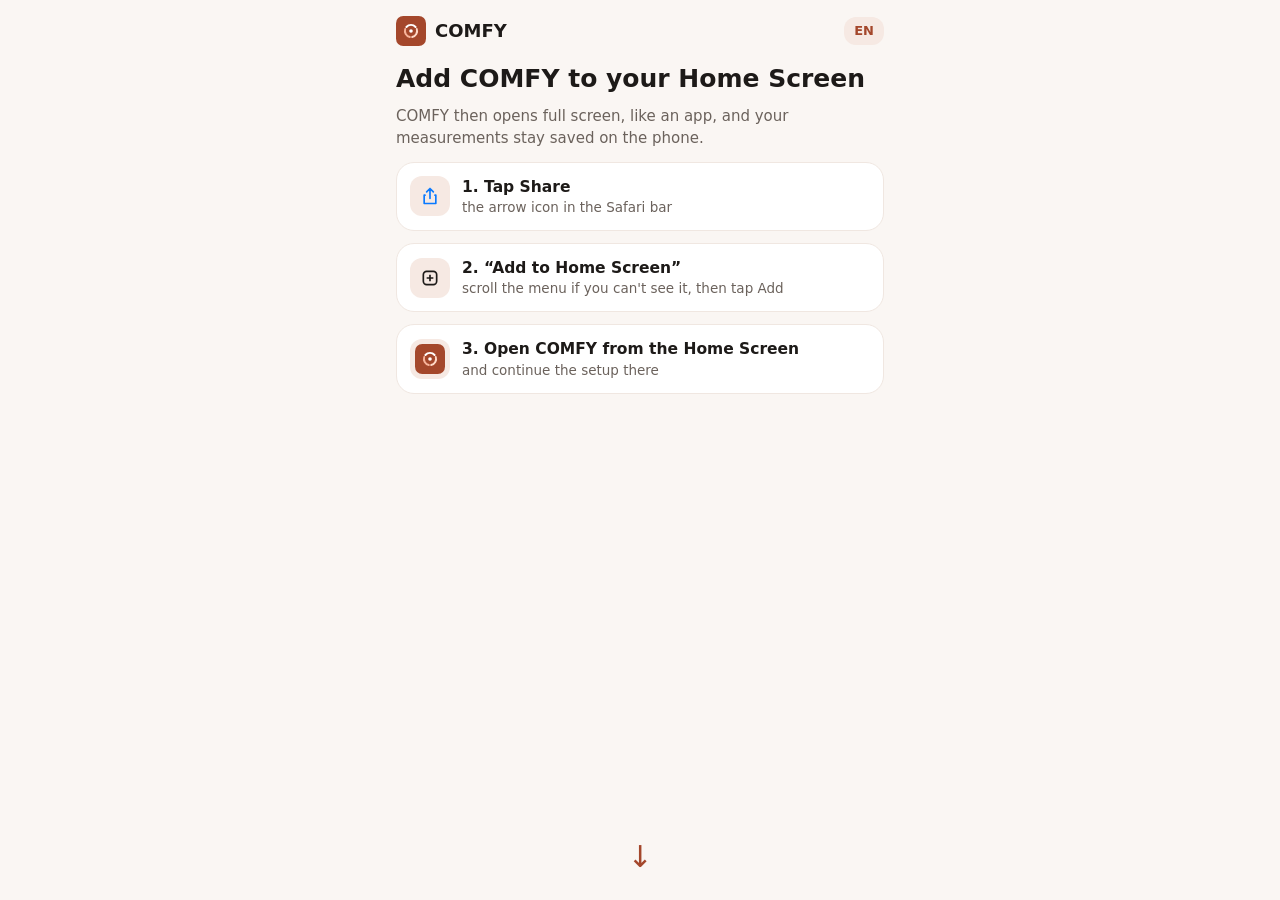
<file: index.html>
<!doctype html>
<html lang="it">
<head>
<meta charset="utf-8">
<meta name="viewport" content="width=device-width,initial-scale=1,viewport-fit=cover">
<title>COMFY</title>
<meta name="apple-mobile-web-app-capable" content="yes">
<meta name="mobile-web-app-capable" content="yes">
<meta name="apple-mobile-web-app-title" content="COMFY">
<meta name="apple-mobile-web-app-status-bar-style" content="default">
<meta name="theme-color" content="#FAF6F3">
<link rel="apple-touch-icon" href="icon-180.png">
<link rel="icon" href="icon-180.png">
<link rel="manifest" href="manifest.webmanifest">
<link rel="stylesheet" id="css" href="style.css">
</head>
<body>
<div id="app"><main class="body"><p class="t">COMFY…</p></main></div>
<noscript>COMFY richiede JavaScript.</noscript>
<script>
// Carica sempre l'ultima versione pubblicata: version.json non passa dalla cache e la versione viene aggiunta
// all'indirizzo di tutti i file. Senza connessione si riparte dall'ultima versione salvata (service worker).
try { const th = (JSON.parse(localStorage.getItem('comfy_web_v1') || '{}') || {}).theme; document.documentElement.dataset.theme = th === 'dark' || (th !== 'light' && matchMedia('(prefers-color-scheme: dark)').matches) ? 'dark' : 'light'; } catch (e) {}
(async () => {
  if ('serviceWorker' in navigator) { try { await navigator.serviceWorker.register('sw.js'); } catch (e) {} }
  let v = null;
  try { v = (await (await fetch('version.json?t=' + Date.now(), { cache: 'no-store' })).json()).version; } catch (e) {}
  try { if (v) localStorage.setItem('comfy_last_version', v); else v = localStorage.getItem('comfy_last_version'); } catch (e) {}
  v = v || 'dev';
  document.getElementById('css').href = 'style.css?v=' + v;
  import('./app.js?v=' + v).catch(err => {
    const offline = navigator.onLine === false;
    document.getElementById('app').innerHTML = '<main class="body"><h1>COMFY</h1><p class="t">' + (offline
      ? 'Sei offline e COMFY non è ancora salvato su questo telefono: aprilo una volta con la connessione attiva. / You are offline: open COMFY once with a connection.'
      : 'Errore di avvio: ' + String(err && err.message || err)) + '</p></main>';
  });
})();
</script>
</body>
</html>
</file>
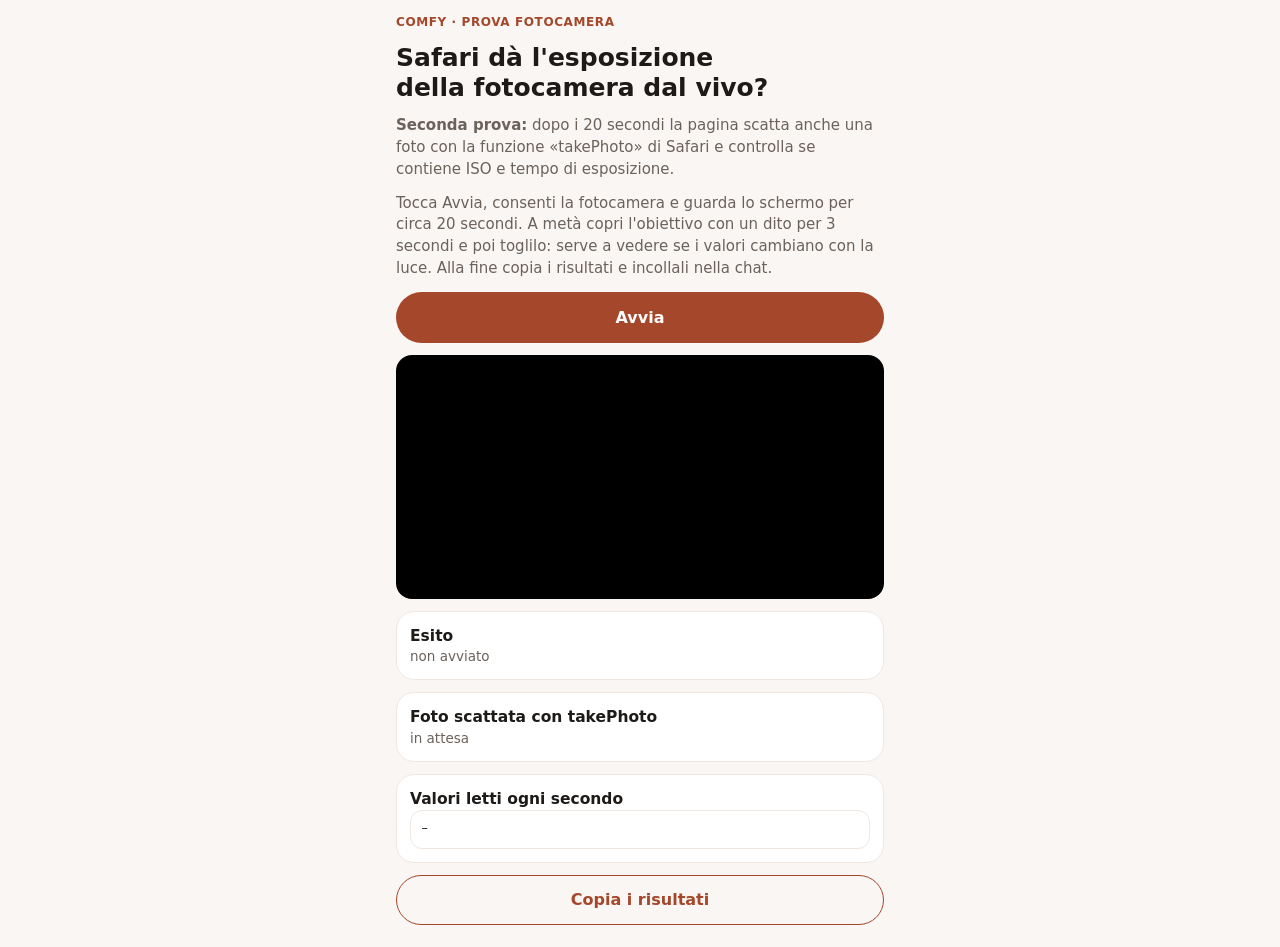
<file: camtest.html>
<!doctype html>
<html lang="it">
<head>
<meta charset="utf-8">
<meta name="viewport" content="width=device-width,initial-scale=1,viewport-fit=cover">
<title>COMFY prova fotocamera</title>
<link rel="stylesheet" href="style.css">
<style>
video{width:100%;border-radius:16px;background:#000;transform:scaleX(-1);max-height:46vh;object-fit:cover}
pre{margin:0;font:12px/1.4 ui-monospace,Menlo,monospace;white-space:pre-wrap;word-break:break-word;background:#fff;border:1px solid var(--stroke);border-radius:12px;padding:10px;max-height:260px;overflow:auto}
.pill{display:inline-block;padding:2px 10px;border-radius:999px;font-size:13px;font-weight:600}
.pill.ok{background:var(--oks);color:#1E6B41}.pill.bad{background:var(--bads);color:var(--bad)}
</style>
</head>
<body>
<main class="body">
  <div class="step">COMFY · PROVA FOTOCAMERA</div>
  <h1>Safari dà l'esposizione della fotocamera dal vivo?</h1>
  <p class="t"><b>Seconda prova:</b> dopo i 20 secondi la pagina scatta anche una foto con la funzione «takePhoto» di Safari e controlla se contiene ISO e tempo di esposizione.</p>
  <p class="t">Tocca Avvia, consenti la fotocamera e guarda lo schermo per circa 20 secondi. A metà copri l'obiettivo con un dito per 3 secondi e poi toglilo: serve a vedere se i valori cambiano con la luce. Alla fine copia i risultati e incollali nella chat.</p>
  <button class="btn" id="start" type="button">Avvia</button>
  <video id="v" playsinline muted autoplay></video>
  <div class="card"><div class="h">Esito</div><div class="s" id="verdict">non avviato</div></div>
  <div class="card"><div class="h">Foto scattata con takePhoto</div><div class="s" id="photo">in attesa</div></div>
  <div class="card"><div class="h">Valori letti ogni secondo</div><pre id="live">–</pre></div>
  <button class="btn out" id="copy" type="button">Copia i risultati</button>
  <pre id="out" hidden></pre><p class="t small" id="msg"></p>
</main>
<script type="module">
import { parseExif } from './light.js';
const R={userAgent:navigator.userAgent,imageCapture:'ImageCapture' in window,supportedConstraints:navigator.mediaDevices&&navigator.mediaDevices.getSupportedConstraints?navigator.mediaDevices.getSupportedConstraints():null,samples:[],applyManual:null,errors:[]};
const KEYS=['exposureMode','exposureTime','exposureCompensation','iso','whiteBalanceMode','colorTemperature','focusMode','brightness','width','height','frameRate','zoom'];
const $=s=>document.querySelector(s);
function pick(o){const r={};KEYS.forEach(k=>{if(o&&o[k]!==undefined)r[k]=o[k]});return r}
$('#start').onclick=async()=>{
  let stream;
  try{stream=await navigator.mediaDevices.getUserMedia({video:{facingMode:'user',width:{ideal:1280},height:{ideal:720}},audio:false})}
  catch(e){$('#verdict').innerHTML=`<span class="pill bad">fotocamera non disponibile</span> ${e.name}`;R.errors.push(e.name+': '+e.message);return}
  const v=$('#v');v.srcObject=stream;await v.play().catch(()=>{});
  const tr=stream.getVideoTracks()[0];R.label=tr.label;
  try{R.capabilities=pick(tr.getCapabilities?tr.getCapabilities():{});R.capabilitiesAll=Object.keys(tr.getCapabilities?tr.getCapabilities():{})}catch(e){R.errors.push('caps '+e)}
  try{R.settings0=tr.getSettings()}catch(e){R.errors.push('settings '+e)}
  try{await tr.applyConstraints({advanced:[{exposureMode:'manual'}]});R.applyManual='accettato: '+JSON.stringify(pick(tr.getSettings()))}catch(e){R.applyManual='rifiutato: '+e.name}
  const c=document.createElement('canvas'),g=c.getContext('2d',{willReadFrequently:true});c.width=160;c.height=90;
  let n=0;const timer=setInterval(()=>{
    g.drawImage(v,0,0,160,90);const d=g.getImageData(40,15,80,60).data;let s=0;for(let i=0;i<d.length;i+=4)s+=0.299*d[i]+0.587*d[i+1]+0.114*d[i+2];
    const st=pick(tr.getSettings());const row={t:n,luma:+(s/(d.length/4)).toFixed(1),...st};R.samples.push(row);
    $('#live').textContent=R.samples.slice(-8).map(x=>JSON.stringify(x)).join('\n');
    if(++n>=22){clearInterval(timer);finish();shoot(tr).finally(()=>tr.stop())}
  },1000);
  $('#verdict').textContent='registrazione in corso (22 s)…';
};
async function shoot(tr){
  const box=$('#photo');
  if(!('ImageCapture' in window)){box.innerHTML='<span class="pill bad">non disponibile</span>';R.takePhoto='ImageCapture assente';return}
  try{
    const ic=new ImageCapture(tr);
    try{R.photoCapabilities=await ic.getPhotoCapabilities()}catch(e){R.photoCapabilities='errore '+e.name}
    box.textContent='scatto in corso…';
    const blob=await ic.takePhoto();
    const ex=parseExif(await blob.arrayBuffer());
    R.takePhoto={type:blob.type,kB:Math.round(blob.size/1024),exif:ex};
    const ok=ex&&ex.iso>0&&ex.exposureS>0;
    box.innerHTML=ok?`<span class="pill ok">Sì</span> la foto contiene ISO ${ex.iso} e esposizione 1/${Math.round(1/ex.exposureS)} s${ex.fNumber?' · f/'+ex.fNumber.toFixed(1):''}`
      :`<span class="pill bad">No</span> la foto (${blob.type}, ${R.takePhoto.kB} kB) ${ex?'ha dati EXIF ma senza ISO/esposizione':'non ha dati EXIF'}`;
  }catch(e){R.takePhoto='errore '+e.name+': '+e.message;box.innerHTML=`<span class="pill bad">errore</span> ${e.name}`}
}
function finish(){
  const hasT=R.samples.some(x=>x.exposureTime!==undefined),hasI=R.samples.some(x=>x.iso!==undefined);
  const varies=hasT&&new Set(R.samples.map(x=>x.exposureTime)).size>1;
  R.esito={exposureTime:hasT,iso:hasI,exposureTimeCambia:varies};
  $('#verdict').innerHTML=hasT&&hasI?`<span class="pill ok">Sì</span> Safari fornisce tempo di esposizione e ISO dal vivo${varies?' e cambiano con la luce':', ma non cambiano con la luce'}.`
    :`<span class="pill bad">No</span> Safari non fornisce ${!hasT&&!hasI?'né tempo di esposizione né ISO':!hasT?'il tempo di esposizione':'l\'ISO'} della fotocamera dal vivo.`;
}
$('#copy').onclick=()=>{const txt='COMFY prova fotocamera\n'+JSON.stringify(R,null,1);const o=$('#out');o.textContent=txt;o.hidden=false;
  const sel=()=>{const r=document.createRange();r.selectNodeContents(o);const s=getSelection();s.removeAllRanges();s.addRange(r)};
  if(navigator.clipboard&&navigator.clipboard.writeText)navigator.clipboard.writeText(txt).then(()=>$('#msg').textContent='Copiato: incollalo nella chat.',()=>{sel();$('#msg').textContent='Tieni premuto sul testo e copialo.'});else{sel();$('#msg').textContent='Tieni premuto sul testo e copialo.'}};
</script>
</body>
</html>
</file>
<file: style.css>
/* COMFY web (iPhone): stessa palette dell'app Android 2.19.26 */
:root{
  --brand:#A4472B; --soft:#F6E9E3; --bgapp:#FAF6F3; --ink:#1D1A18; --mute:#6B625C; --stroke:#F0E7E1; --card:#FFFFFF;
  --ok:#2E8B57; --oks:#DDF2E5; --amb:#FCEFD2; --ambink:#8A5A00; --bad:#B3261E; --bads:#FBE3E1;
  --sans:-apple-system,"SF Pro Text",system-ui,"Segoe UI",Roboto,sans-serif;
  --line:#E6DAD2; --line2:#CDBFB6; --herobg:linear-gradient(150deg,#FBF1EC,#F3DED4); --resbg:linear-gradient(180deg,#FBF1EC 0,#FAF6F3 46%);
  --trk0:#F3E7DF; --swoff:#E1D6CF; --track:#EFE3DB; --due:#E39A3B; --pulse:#F2C9B8; --blinkglow:rgba(164,71,43,.15);
  color-scheme:light;
}
/* tema scuro (proposta «Notte»): scelto dalla Home o automatico come l'iPhone */
:root[data-theme="dark"]{
  --brand:#D06A4A; --soft:#3A2620; --bgapp:#141110; --ink:#F1E8E3; --mute:#B3A49B; --stroke:#2C2522; --card:#1F1A18;
  --ok:#4CBB7F; --oks:#163223; --amb:#3A2E14; --ambink:#F2C46B; --bad:#FF8A80; --bads:#3A1A17;
  --line:#3A312D; --line2:#5A4D47; --herobg:#1F1A18; --resbg:linear-gradient(180deg,#2A1D18 0,#141110 46%);
  --trk0:#3A2E29; --swoff:#3A312D; --track:rgba(255,255,255,.1); --due:#E39A3B; --pulse:#5A3226; --blinkglow:rgba(224,122,90,.22);
  color-scheme:dark;
}
*{box-sizing:border-box;-webkit-tap-highlight-color:transparent}
html,body{margin:0;min-height:100%}
[hidden]{display:none!important}
body{background:var(--bgapp);color:var(--ink);font-family:var(--sans);font-size:16px;line-height:1.45;-webkit-text-size-adjust:100%}
.body{max-width:520px;margin:0 auto;min-height:100vh;min-height:100dvh;display:flex;flex-direction:column;gap:12px;
  padding-top:max(14px,env(safe-area-inset-top));padding-bottom:max(22px,env(safe-area-inset-bottom));
  padding-left:max(16px,env(safe-area-inset-left));padding-right:max(16px,env(safe-area-inset-right))}
.top{display:flex;align-items:center;gap:9px;padding:2px 0 6px}
.ttl{font-weight:650;font-size:18px;flex:1}
.lang{font:inherit;font-size:13px;font-weight:700;color:var(--brand);background:var(--soft);border:none;border-radius:12px;padding:5px 10px}
h1{font-size:25px;font-weight:650;line-height:1.2;margin:0;text-wrap:balance}
.step{font-size:12px;font-weight:700;color:var(--brand);letter-spacing:.05em}
.t{font-size:15px;color:var(--mute);margin:0}
.t.small{font-size:13px}
.lab{font-size:13px;color:var(--mute);margin-top:4px}
.card{background:var(--card);border:1px solid var(--stroke);border-radius:18px;padding:13px}
.card.new{outline:none}
button.card{font:inherit;color:inherit;text-align:left;width:100%;cursor:pointer}
.flex{display:flex;gap:12px;align-items:center}
.ic{width:40px;height:40px;border-radius:12px;background:var(--soft);display:flex;align-items:center;justify-content:center;flex:none}
.h{font-size:15.5px;font-weight:650}
.s{font-size:13.5px;color:var(--mute);line-height:1.4}
.s b,.s.strong{color:var(--ink);font-weight:650}
.btn{display:block;width:100%;background:var(--brand);color:#fff;border:none;border-radius:26px;text-align:center;padding:14px;font:inherit;font-weight:650;font-size:16px;cursor:pointer}
.btn.out{background:transparent;border:1.5px solid var(--brand);color:var(--brand);padding:12.5px}
.btn:focus-visible,.card:focus-visible,.seg button:focus-visible{outline:3px solid #E39A3B;outline-offset:2px}
.spacer{flex:1;min-height:6px}
.field{font:inherit;font-size:17px;width:100%;border:1px solid var(--line);background:var(--card);color:var(--ink);border-radius:14px;padding:12px 14px;-webkit-appearance:none;appearance:none}
.big-input{font-size:30px;font-weight:600;text-align:center;letter-spacing:.02em}
select.field{background-image:linear-gradient(45deg,transparent 50%,var(--mute) 50%),linear-gradient(135deg,var(--mute) 50%,transparent 50%);background-position:calc(100% - 20px) 50%,calc(100% - 14px) 50%;background-size:6px 6px;background-repeat:no-repeat}
.seg{display:flex;gap:8px}
.seg button{flex:1;font:inherit;font-size:14px;border:1px solid var(--line);background:var(--card);color:var(--ink);border-radius:14px;padding:10px 4px;display:flex;flex-direction:column;align-items:center;gap:1px}
.seg button small{font-size:11.5px;color:var(--mute)}
.seg button.on{background:var(--soft);border-color:var(--brand);color:var(--brand);font-weight:650}
.err{background:var(--bads);color:var(--bad);border-radius:14px;padding:11px 13px;font-size:14px}
.busy{display:flex;gap:10px;align-items:center;background:var(--amb);color:var(--ambink);border-radius:14px;padding:11px 13px;font-size:14px}
.spin{width:16px;height:16px;border-radius:50%;border:2.5px solid currentColor;border-right-color:transparent;animation:sp 0.8s linear infinite;flex:none}
@keyframes sp{to{transform:rotate(360deg)}}
@media (prefers-reduced-motion:reduce){.spin{animation-duration:3s}}
.chip{display:inline-block;font-size:12px;font-weight:650;border-radius:10px;padding:2px 8px;white-space:nowrap}
.chip.o{background:var(--oks);color:#1E6B41}
.map{background:var(--card);border:1px solid var(--stroke);border-radius:16px;padding:6px}
.map svg{display:block}
.zone{cursor:pointer}
.chosen{padding:10px 13px}
.hero{border-radius:22px;background:var(--herobg);padding:16px}
.gsv{display:flex;flex-direction:column;gap:8px}
.gsvval{font-size:14px;color:var(--mute)} .gsvval b{color:var(--brand);font-size:16px}
.ticks{display:flex;justify-content:space-between;font-size:10.5px;color:var(--mute)}
.ticks span{flex:1;text-align:center}.ticks span:first-child{text-align:left}.ticks span:last-child{text-align:right}
input[type=range]{-webkit-appearance:none;appearance:none;width:100%;height:34px;background:transparent;--p:0%}
input[type=range]::-webkit-slider-runnable-track{height:8px;border-radius:4px;background:linear-gradient(90deg,var(--trk0),#E39A7E 50%,#C2462B)}
input[type=range]::-webkit-slider-thumb{-webkit-appearance:none;width:30px;height:30px;border-radius:50%;background:#fff;border:3px solid var(--brand);margin-top:-11px;box-shadow:0 1px 5px rgba(0,0,0,.2)}
img.roi{width:100%;border-radius:14px;display:block;background:var(--line)}
table.kv{width:100%;border-collapse:collapse;font-size:14px}
table.kv td{padding:6px 0;border-bottom:1px solid var(--stroke)}
table.kv tr:last-child td{border-bottom:none}
table.kv td:last-child{text-align:right;font-variant-numeric:tabular-nums}
table.kv.four td{text-align:right}table.kv.four td:first-child{text-align:left;color:var(--mute)}
.foot{font-size:12px;color:var(--mute);text-align:center;margin-top:6px}
.arrow{text-align:center;font-size:30px;color:var(--brand);margin-top:auto;animation:bob 1.4s ease-in-out infinite}
@keyframes bob{50%{transform:translateY(6px)}}
@media (prefers-reduced-motion:reduce){.arrow{animation:none}}
.vh{position:absolute;width:1px;height:1px;opacity:0;overflow:hidden}
label.btn{position:relative}

/* ---- v0.2 */
.mbtn{width:36px;height:36px;border-radius:18px;background:var(--card);border:1px solid var(--stroke);display:flex;align-items:center;justify-content:center;cursor:pointer}
.mbtn i{display:block;width:14px;height:2px;background:var(--ink);box-shadow:0 -5px 0 var(--ink),0 5px 0 var(--ink)}
.camwrap{position:relative;border-radius:18px;overflow:hidden;background:#000;aspect-ratio:3/4;max-height:52vh;width:100%}
.camwrap video{width:100%;height:100%;object-fit:cover;transform:scaleX(-1);display:block}
.oval{position:absolute;left:50%;top:46%;width:58%;height:62%;transform:translate(-50%,-50%);border:3px dashed rgba(255,255,255,.85);border-radius:50%;box-shadow:0 0 0 999px rgba(0,0,0,.25)}
.hero.warn{background:var(--amb)}
.ring{width:124px;height:124px;margin:10px auto 6px;position:relative}
.ring .v{position:absolute;inset:0;display:flex;flex-direction:column;align-items:center;justify-content:center;text-align:center}
.ring .v b{font-size:26px;font-weight:600}.ring .v span{font-size:11px;color:var(--mute);max-width:90px;line-height:1.2}
.linkbtn{background:none;border:none;color:var(--mute);font:inherit;font-size:14px;text-decoration:underline;padding:8px;cursor:pointer}
#black{position:fixed;inset:0;background:#000;color:#5f5f5f;z-index:50;display:flex;flex-direction:column;align-items:center;justify-content:center;gap:10px;text-align:center;font-size:14px;
  padding:max(24px,env(safe-area-inset-top)) max(24px,env(safe-area-inset-right)) max(24px,env(safe-area-inset-bottom)) max(24px,env(safe-area-inset-left))}
#black .big{font-size:22px;color:#808080}#black .small{font-size:12px;color:#454545;margin-top:24px;line-height:1.5}
#remind{position:fixed;inset:0;z-index:60;background:var(--brand);color:#fff;display:flex;flex-direction:column;align-items:center;justify-content:center;gap:14px;text-align:center;
  padding:max(24px,env(safe-area-inset-top)) max(24px,env(safe-area-inset-right)) max(24px,env(safe-area-inset-bottom)) max(24px,env(safe-area-inset-left))}
#remind h2{font-size:28px;margin:6px 0 0}#remind p{margin:0;opacity:.9}
.btn.light{background:#fff;color:var(--brand);max-width:340px}.btn.ghost{background:transparent;border:1.5px solid rgba(255,255,255,.7);color:#fff;max-width:340px}
.tiles{display:grid;grid-template-columns:1fr 1fr;gap:8px}
.tiles button{font:inherit;font-size:14px;text-align:left;border:1px solid var(--line);background:var(--card);color:var(--ink);border-radius:14px;padding:11px 12px;cursor:pointer}
.tiles button.on{background:var(--soft);border-color:var(--brand);color:var(--brand);font-weight:650}
.chk{display:flex;gap:10px;align-items:center;font:inherit;font-size:15px;background:var(--card);border:1px solid var(--line);border-radius:14px;padding:11px 12px;color:var(--ink);cursor:pointer;text-align:left}
.chk .box{width:20px;height:20px;border-radius:6px;border:2px solid var(--line2);flex:none}
.chk.on{border-color:var(--brand)}.chk.on .box{background:var(--brand);border-color:var(--brand);box-shadow:inset 0 0 0 3px var(--card)}
.diagwrap{width:100%;max-width:400px;margin:0 auto}
canvas.diagram{width:100%;aspect-ratio:1;display:block}
.tiles2{display:grid;grid-template-columns:1fr 1fr;gap:10px}
.tile{background:var(--soft);border-radius:18px;padding:13px}
.bignum{font-size:30px;font-weight:650;margin-top:4px}.bignum small{font-size:15px;color:var(--mute);font-weight:500}.bignum.sm{font-size:20px}
input[type=range][style*="--grad"]::-webkit-slider-runnable-track{background:var(--grad)}
.card.mail{display:flex;flex-direction:column;align-items:flex-start;gap:10px;font-weight:600;word-break:break-all}
.update{position:fixed;left:12px;right:12px;bottom:max(12px,env(safe-area-inset-bottom));z-index:70;background:var(--ink);color:#fff;border-radius:16px;padding:12px 14px;display:flex;gap:10px;align-items:center;justify-content:space-between;font-size:14px}
.update button{font:inherit;font-weight:650;background:#fff;color:var(--ink);border:none;border-radius:12px;padding:8px 12px}
#menu{position:fixed;inset:0;z-index:55}
#menu .dim{position:absolute;inset:0;background:rgba(20,14,10,.4)}
#menu .sheet{position:absolute;top:0;bottom:0;right:0;width:min(84%,360px);background:var(--card);display:flex;flex-direction:column;gap:2px;overflow:auto;
  padding:max(20px,env(safe-area-inset-top)) max(14px,env(safe-area-inset-right)) max(20px,env(safe-area-inset-bottom)) 14px}
#menu .sec{font-size:11px;letter-spacing:.12em;color:var(--mute);font-weight:700;margin:14px 6px 4px}
#menu button{display:flex;gap:11px;align-items:center;font:inherit;font-size:15px;font-weight:600;text-align:left;background:none;border:none;border-radius:14px;padding:9px 6px;color:var(--ink);cursor:pointer}
#menu button .ic{width:34px;height:34px;border-radius:10px}

/* ---- v0.3 */
.dialhero{text-align:center;padding:14px 14px 12px}
.dial{position:relative;width:200px;height:120px;margin:0 auto}
.dial svg{display:block}
.dial .v{position:absolute;left:0;right:0;bottom:2px;text-align:center}
.dial .v b{font-size:38px;font-weight:650;font-variant-numeric:tabular-nums}.dial .v span{display:block;font-size:12px;color:var(--mute)}
.spark{display:block;margin:6px 0 2px}
.pillrow{display:flex;gap:6px;justify-content:center;flex-wrap:wrap;margin-top:6px}
.pl{font-size:12.5px;font-weight:650;border-radius:12px;padding:5px 11px;background:var(--card);color:var(--ink)}
.pl.br{background:var(--brand);color:#fff}.pl.due{background:#E39A3B;color:#fff}.pl.warn{background:var(--amb);color:var(--ambink)}
.btn.sm{padding:11px;font-size:15px}
.warnhero{border-radius:22px;background:var(--amb);padding:14px}
.glass{display:flex;gap:10px;align-items:center;background:var(--amb);color:var(--ambink);border-radius:14px;padding:10px 12px;font-size:13.5px;font-weight:600}
.glass svg{flex:none}.glass small{display:block;font-weight:500;font-size:11.5px;opacity:.8}
.glass.warn{background:var(--bads);color:var(--bad)}
.ill{background:var(--card);border:1px solid var(--stroke);border-radius:18px;padding:6px}
.ill svg{display:block;width:100%;height:auto}
.illus{background:var(--card);border:1px solid var(--stroke);border-radius:20px;padding:10px}
.illus svg{display:block;width:100%;height:auto;max-height:190px}
.dots{display:flex;gap:6px;justify-content:center;margin-top:4px}.dots span{width:7px;height:7px;border-radius:4px;background:#E3C9BC}.dots span.on{background:var(--brand);width:18px}
.card.ok{background:var(--oks);border-color:var(--oks)}.card.ok .s b{color:#1E6B41}

/* ---- v0.4: istruzioni come nell'app Android, pulsante lampeggiante, suggerimento schermo nero */
.ins{min-height:100vh;min-height:100dvh;background:var(--brand);color:#fff;display:flex;flex-direction:column;max-width:520px;margin:0 auto;
  padding:max(18px,env(safe-area-inset-top)) max(22px,env(safe-area-inset-right)) max(24px,env(safe-area-inset-bottom)) max(22px,env(safe-area-inset-left))}
html:has(.ins),body:has(.ins){background:var(--brand)}
.instop{display:flex;justify-content:space-between;align-items:center;font-size:13px;opacity:.85}
.inslang{font:inherit;font-size:13px;font-weight:650;color:#fff;background:rgba(255,255,255,.15);border:none;border-radius:12px;padding:5px 10px}
.insart{width:100%;aspect-ratio:312/190;display:block;margin-top:18px}
.insnum{font-size:42px;font-weight:300;color:rgba(255,255,255,.7);line-height:1;margin-top:10px}
.ins h1{font-size:23px;font-weight:550;margin:6px 0 0;color:#fff}
.ins p{font-size:15px;line-height:1.5;color:rgba(255,255,255,.93);margin:10px 0 0}
.ins .insnote{background:rgba(255,255,255,.14);border-radius:14px;padding:10px 12px;font-weight:600;font-size:14px}
.insfoot{margin-top:auto;padding-top:20px}
.insdots span{display:inline-block;width:20px;height:4px;border-radius:2px;background:#fff;opacity:.35;margin-right:6px}.insdots span.on{opacity:1}
.insbtn{display:block;width:100%;margin-top:16px;background:#fff;color:var(--brand);border:none;border-radius:26px;padding:14px;font:inherit;font-weight:650;font-size:16px;cursor:pointer}
.insback{display:block;width:100%;margin-top:6px;background:none;border:none;color:rgba(255,255,255,.85);font:inherit;font-size:14px;padding:8px;cursor:pointer}
@keyframes blinkb{0%,100%{border-color:var(--stroke);box-shadow:none}50%{border-color:var(--brand);box-shadow:0 0 0 3px var(--blinkglow)}}
@keyframes blinki{0%,100%{background:var(--soft)}50%{background:var(--pulse)}}
.card.blink{animation:blinkb 1.6s ease-in-out infinite}.card.blink .ic{animation:blinki 1.6s ease-in-out infinite}
@media (prefers-reduced-motion:reduce){.card.blink,.card.blink .ic{animation:none;border-color:var(--brand)}}
.dimhint{font-size:12.5px;color:var(--mute);text-align:center;padding:4px 10px;cursor:pointer;text-decoration:underline;text-decoration-color:#D9CBC2}

/* ---- v0.4.1: interruttore del monitoraggio continuo (come Android) */
.swcard{padding:11px 13px}
.sw{position:relative;width:52px;height:31px;border-radius:16px;border:none;background:var(--swoff);flex:none;cursor:pointer;transition:background .2s}
.sw i{position:absolute;left:3px;top:3px;width:25px;height:25px;border-radius:50%;background:#fff;box-shadow:0 1px 3px rgba(0,0,0,.25);transition:transform .2s}
.sw.on{background:var(--brand)}.sw.on i{transform:translateX(21px)}
.sw:focus-visible{outline:3px solid #E39A3B;outline-offset:2px}

/* ---- v0.5: guida 3D della calibrazione, schermata finale come Android */
.calguide{min-height:100vh;min-height:100dvh;display:flex;flex-direction:column;max-width:520px;margin:0 auto;background:#F2EDE9}
.cgvideo{position:relative;flex:1;min-height:42vh;overflow:hidden;background:#F2EDE9}
.cgvideo video{position:absolute;inset:0;width:100%;height:100%;object-fit:cover;object-position:50% 75%}
.cgback{position:absolute;left:max(12px,env(safe-area-inset-left));top:max(12px,env(safe-area-inset-top));width:40px;height:40px;border-radius:20px;border:none;background:rgba(255,255,255,.85);font-size:26px;line-height:1;color:var(--ink)}
.cgsheet{background:var(--card);border-radius:24px 24px 0 0;box-shadow:0 -6px 20px rgba(0,0,0,.08);display:flex;flex-direction:column;gap:6px;
  padding:20px max(22px,env(safe-area-inset-right)) max(22px,env(safe-area-inset-bottom)) max(22px,env(safe-area-inset-left))}
.cgcount{font-size:12.5px;color:var(--mute)}.cgsheet h1{font-size:22px}
.cgnav{display:flex;align-items:center;justify-content:space-between;margin:6px 0}
.cgarrow{width:40px;height:40px;border-radius:20px;border:1px solid var(--stroke);background:var(--card);font-size:22px;color:var(--brand)}.cgarrow:disabled{opacity:.3}
.insdots.dark span{background:var(--brand)}
.q2{font-size:20px;font-weight:650;margin:14px 0 0}
.result{text-align:center;background:var(--resbg)}
.badge{position:relative;width:116px;height:116px;margin:16px auto 0}
.badge span{position:absolute;left:50%;top:50%;border-radius:50%;transform:translate(-50%,-50%) scale(.4);opacity:0;animation:pop .42s cubic-bezier(.34,1.56,.64,1) forwards}
.badge .b1{width:116px;height:116px;background:rgba(164,71,43,.10);animation-delay:.26s}
.badge .b2{width:88px;height:88px;background:rgba(164,71,43,.18);animation-delay:.17s}
.badge .b3{width:64px;height:64px;background:var(--brand);display:flex;align-items:center;justify-content:center;box-shadow:0 6px 16px rgba(164,71,43,.35);animation-delay:.08s}
.badge .ck{stroke-dasharray:24;stroke-dashoffset:24;animation:ck .3s .38s ease-out forwards}
@keyframes pop{to{transform:translate(-50%,-50%) scale(1);opacity:1}}@keyframes ck{to{stroke-dashoffset:0}}
@media (prefers-reduced-motion:reduce){.badge span{animation:none;opacity:1;transform:translate(-50%,-50%)}.badge .ck{animation:none;stroke-dashoffset:0}}
.rtitle{font-size:24px;margin-top:10px}.rdate{font-size:14px;color:var(--mute);margin-top:2px}
.rchip{display:inline-block;align-self:center;margin:8px auto 0;background:var(--soft);color:var(--brand);font-size:12.5px;font-weight:650;border-radius:14px;padding:5px 12px}
.rtiles{display:grid;grid-template-columns:1fr 1fr;gap:10px;margin-top:14px;text-align:left}
.rtile,.rcard{background:var(--card);border:1px solid var(--stroke);border-radius:18px;padding:14px}
.rcard{display:flex;gap:12px;align-items:center;text-align:left}
.ric{width:32px;height:32px;border-radius:16px;display:flex;align-items:center;justify-content:center;flex:none}.ric svg{width:18px;height:18px}
.rl{font-size:12px;color:var(--mute);margin-top:8px}.rcard .rl{margin-top:0}
.rv{font-size:30px;font-weight:600;font-variant-numeric:tabular-nums}.rv small{font-size:13px;color:var(--mute);margin-left:4px;font-weight:500}.rv.sm{font-size:19px;margin-top:6px}
.rv2{font-size:17px;font-weight:700}
.rnext{font-size:13px;color:var(--mute);margin-top:12px}

/* ---- v0.6 */
#saveerr{position:fixed;left:12px;right:12px;top:max(12px,env(safe-area-inset-top));z-index:80;background:var(--bad);color:#fff;border-radius:16px;padding:12px 14px;display:flex;flex-direction:column;gap:4px;font-size:13.5px;box-shadow:0 6px 18px rgba(0,0,0,.2)}
#saveerr button{align-self:flex-start;margin-top:6px;font:inherit;font-weight:650;background:#fff;color:var(--bad);border:none;border-radius:12px;padding:7px 12px}
.livebar{position:absolute;left:10px;right:10px;bottom:10px;background:rgba(0,0,0,.55);color:#fff;border-radius:12px;padding:8px 10px;font-size:13.5px;font-weight:600;text-align:center}
.livebar:empty{display:none}.livebar.ok{background:rgba(46,139,87,.85)}.livebar.bad{background:rgba(179,38,30,.88)}
.oval.ok{border-color:#7CE0A6;border-style:solid}.oval.bad{border-color:#FF8A80;border-style:solid}
.offchip{background:var(--amb);color:var(--ambink);border-radius:12px;padding:8px 12px;font-size:13px;font-weight:600}
.kgrid{display:grid;grid-template-columns:1fr 1fr;gap:12px 10px}.kgrid span{display:block;font-size:12px;color:var(--mute)}.kgrid b{font-size:17px}
.card.list{padding:4px 6px}
.mrow{display:flex;gap:10px;align-items:center;width:100%;background:none;border:none;border-bottom:1px solid var(--stroke);padding:10px 6px;font:inherit;text-align:left;color:var(--ink);cursor:pointer}
.mrow:last-child{border-bottom:none}.mt{font-weight:650;font-variant-numeric:tabular-nums;width:46px;flex:none}.mi{flex:1;font-size:14px}.mi small{display:block;color:var(--mute);font-size:12px}.mc{color:var(--mute);font-size:18px}
.btn:disabled{opacity:.45;cursor:default}

/* ---- v0.7: Home C (quadrante dei 10 minuti), tema scuro, tutorial, gesto indietro */
:root[data-theme="dark"] .chip.o{color:#8FE0B1}
:root[data-theme="dark"] .card.ok .s b{color:#8FE0B1}
:root[data-theme="dark"] .ric{background:var(--soft)!important}
:root[data-theme="dark"] .ic svg[stroke="#A4472B"]{stroke:#F2B49B}
:root[data-theme="dark"] .mbtn{border-color:transparent;background:rgba(255,255,255,.1)}
:root[data-theme="dark"] input[type=range]::-webkit-slider-thumb{background:#F1E8E3}
.tbtn{width:36px;height:36px;border-radius:18px;background:var(--card);border:1px solid var(--stroke);display:flex;align-items:center;justify-content:center;color:var(--ink);cursor:pointer;padding:0}
:root[data-theme="dark"] .tbtn{border-color:transparent;background:rgba(255,255,255,.1)}
.top .lang.h36{height:36px;border-radius:18px;padding:0 12px}
.ringbox{position:relative;width:204px;height:204px;margin:4px auto 0}
.ringbox svg{display:block;transition:opacity .3s}
.ringin{position:absolute;inset:0;display:flex;flex-direction:column;align-items:center;justify-content:center;text-align:center;padding:0 24px}
.rlbl{font-size:11.5px;letter-spacing:.08em;font-weight:700;color:var(--mute)}.rlbl.br{color:var(--brand)}
.rmin{font-size:52px;font-weight:650;line-height:1;margin:4px 0 2px;font-variant-numeric:tabular-nums}.rmin small{font-size:20px;font-weight:600}
.rat{font-size:14px;color:var(--mute)}
.roff{font-size:16px;font-weight:650;margin-top:5px;line-height:1.3}
.bell{width:50px;height:50px;border-radius:25px;background:var(--due);display:flex;align-items:center;justify-content:center;animation:ring 1.6s ease-in-out infinite}
@keyframes ring{0%,60%,100%{transform:rotate(0)}10%{transform:rotate(-12deg)}20%{transform:rotate(10deg)}30%{transform:rotate(-6deg)}40%{transform:rotate(4deg)}}
@media (prefers-reduced-motion:reduce){.bell{animation:none}}
.rdue{font-size:17px;font-weight:650;margin-top:8px;line-height:1.2;max-width:140px}
.cchip{align-self:center;font-size:12.5px;font-weight:650;border-radius:12px;padding:5px 11px;background:var(--amb);color:var(--ambink);text-align:center}
.sndcard{padding:10px 13px}
.sndrow{display:flex;justify-content:space-between;align-items:center}
.dot{width:8px;height:8px;border-radius:4px;background:var(--ok);display:inline-block;margin-right:6px;animation:dotp 2s ease-in-out infinite}
@keyframes dotp{50%{opacity:.35}}
.sndv{font-size:17px;font-weight:650;font-variant-numeric:tabular-nums}
.bars{display:block;width:100%;height:30px;margin:6px 0 2px}
.tiny{font-size:11.5px;color:var(--mute)}
.dimhint{text-decoration:none;display:flex;align-items:center;justify-content:center;gap:6px}
.dimhint u{text-decoration-color:var(--line2)}
.today{padding:11px 13px}
/* tutorial (come CoachMarks dell'app Android) */
#coach{position:fixed;inset:0;z-index:58}
#coach .hole{position:absolute;border-radius:18px;box-shadow:0 0 0 9999px rgba(12,8,6,.66);transition:all .28s ease;pointer-events:auto}
#coach .hole.none{width:0;height:0;left:50%;top:40%}
#coach .hole:after{content:"";position:absolute;inset:-6px;border-radius:inherit;border:2.5px solid #F7B49B;animation:cpulse 1.5s ease-out infinite}
#coach .hole.none:after{display:none}
@keyframes cpulse{0%{opacity:1;transform:scale(1)}100%{opacity:0;transform:scale(1.08)}}
@media (prefers-reduced-motion:reduce){#coach .hole:after{animation:none}#coach .hole{transition:none}}
#coach .bub{position:absolute;left:16px;right:16px;max-width:400px;margin:0 auto;background:var(--card);color:var(--ink);border-radius:20px;padding:15px 16px 12px;box-shadow:0 10px 30px rgba(0,0,0,.3);transition:top .28s ease}
#coach .cnt{font-size:12px;color:var(--brand);font-weight:700;letter-spacing:.04em}
#coach h3{margin:2px 0 4px;font-size:18px}
#coach p{margin:0;font-size:14.5px;color:var(--mute);line-height:1.45}
#coach .cbar{display:flex;justify-content:space-between;align-items:center;margin-top:12px;gap:8px}
#coach .cskip{background:none;border:none;font:inherit;font-size:14px;color:var(--mute);padding:8px 4px;cursor:pointer}
#coach .cnext{background:var(--brand);color:#fff;border:none;border-radius:20px;font:inherit;font-weight:650;font-size:15px;padding:9px 20px;cursor:pointer}
/* gesto indietro dal bordo sinistro, come nelle app Apple */
#app.swiping{transition:none}
#app.swipeback{transition:transform .22s ease-out}
.swshade{position:fixed;inset:0;pointer-events:none;z-index:40;background:linear-gradient(90deg,rgba(0,0,0,.12),transparent 40%);opacity:0}
button.dimhint{background:none;border:none;font:inherit;font-size:12.5px;color:var(--mute);width:100%;padding:2px 10px;cursor:pointer}

/* ---- v0.8: scatto circolare, figura 3D, Home senza tagli, «Segnala» in mattone */
.shutrow{display:grid;grid-template-columns:1fr auto 1fr;align-items:center;gap:10px;padding:2px 0 4px}
.shside{justify-self:start;width:46px;height:46px;border-radius:12px;border:1px solid var(--stroke);background:var(--card);display:flex;align-items:center;justify-content:center;cursor:pointer;padding:0;color:var(--ink)}
.shside.txt{justify-self:end;width:auto;border:none;background:none;font:inherit;font-size:15px;font-weight:600;color:var(--brand);padding:8px 4px}
span.shside{border:none;background:none}
.shutter{width:76px;height:76px;border-radius:50%;border:4px solid var(--brand);background:transparent;padding:0;display:flex;align-items:center;justify-content:center;cursor:pointer;transition:opacity .2s}
.shutter i{display:block;width:60px;height:60px;border-radius:50%;background:var(--brand);transition:transform .12s}
.shutter:active i{transform:scale(.86)}
.shutter:disabled{opacity:.35;cursor:default}
.shutter.busy{opacity:1;border-color:var(--line)}
.shutter.busy i{width:44px;height:44px;background:transparent;border:4px solid var(--brand);border-right-color:transparent;animation:sp .9s linear infinite}
.shutter:focus-visible{outline:3px solid #E39A3B;outline-offset:3px}
.ill3d{position:relative;border-radius:18px;overflow:hidden;border:1px solid var(--stroke);background:#F6EEE7;aspect-ratio:1;max-height:34vh;margin:0 auto;width:100%}
.ill3d video{display:block;width:100%;height:100%;object-fit:contain}
.ill3d .lbl{position:absolute;left:10px;top:10px;background:rgba(255,255,255,.92);color:#A4472B;font-size:12.5px;font-weight:700;border-radius:10px;padding:4px 9px}
.ringbox{width:min(204px,27svh);height:min(204px,27svh)}
.rmin{font-size:clamp(38px,6.4svh,52px)}
.card.volb{background:var(--brand);border-color:var(--brand);color:#fff;padding:14px 13px}
:root[data-theme="dark"] .card.volb{background:#A4472B;border-color:#A4472B}
.volb .ic{background:rgba(255,255,255,.18)!important}.volb .h{color:#fff}.volb .s{color:rgba(255,255,255,.86)}
.volb .chev{margin-left:auto;font-size:24px;line-height:1;opacity:.85}
.volb.glow{animation:volglow 1.8s ease-in-out infinite}
@keyframes volglow{0%,100%{box-shadow:0 0 0 0 transparent}50%{box-shadow:0 0 0 6px var(--blinkglow)}}
@media (prefers-reduced-motion:reduce){.volb.glow{animation:none}}
.bars{height:44px}
.camwrap{max-height:min(48vh,calc(100svh - 400px));min-height:200px}
#gwarn:empty,#msg:empty{display:none}

/* ---- v0.9: Home A a tutta altezza, abbigliamento a immagini */
.homea{--ring:clamp(168px,calc(100svh - env(safe-area-inset-top,0px) - env(safe-area-inset-bottom,0px) - 500px),300px)}
.homea.paused{--ring:clamp(150px,calc(100svh - env(safe-area-inset-top,0px) - env(safe-area-inset-bottom,0px) - 640px),260px)}
.hgrow{flex:1;display:flex;flex-direction:column;justify-content:space-evenly;gap:12px;min-height:0}
.homea .ringbox{width:var(--ring);height:var(--ring);margin:0 auto}
.homea .rmin{font-size:calc(var(--ring) * .25)}
.homea .rlbl{font-size:calc(var(--ring) * .057)}
.homea .rat{font-size:calc(var(--ring) * .068)}
.homea .bell{width:calc(var(--ring) * .25);height:calc(var(--ring) * .25);border-radius:50%}
.homea .rdue{font-size:calc(var(--ring) * .085);max-width:70%}
.homea .card.volb{padding:20px 16px;border-radius:24px}
.homea .volb .ic{width:50px;height:50px;border-radius:15px}
.homea .volb .ic svg{width:26px;height:26px}
.homea .volb .h{font-size:19px}
.homea .volb .s{font-size:14.5px;margin-top:2px}
.homea .volb .chev{font-size:30px}
.homea .btn.big{padding:18px;font-size:18px;border-radius:30px}
.homea .sndcard{padding:9px 12px 8px}
.homea .sndrow .s{font-size:12.5px}.homea .sndv{font-size:15px}
.homea .bars{height:34px;margin:4px 0 1px}
.sndax{display:flex;justify-content:space-between;gap:8px}
.homea .foot{margin-top:0}
/* caroselli dei capi */
.car{display:flex;gap:12px;overflow-x:auto;scroll-snap-type:x mandatory;padding:4px 16px 8px;margin:0 -16px;scrollbar-width:none;-webkit-overflow-scrolling:touch}
.car::-webkit-scrollbar{display:none}
.gar{flex:none;width:150px;scroll-snap-align:center;background:var(--card);border:1.5px solid var(--stroke);border-radius:20px;padding:12px 10px;display:flex;flex-direction:column;align-items:center;gap:6px;position:relative;cursor:pointer;font:inherit;color:var(--ink)}
.gar svg{width:104px;height:96px}
.gar .n{font-size:15px;font-weight:650}
.gar .w{font-size:11.5px;font-weight:700;border-radius:10px;padding:3px 8px;background:var(--soft);color:var(--brand)}
.gar.on{border-color:var(--brand);box-shadow:0 0 0 3px var(--blinkglow)}
.gar.on:after{content:"✓";position:absolute;right:9px;top:8px;width:24px;height:24px;border-radius:12px;background:var(--brand);color:#fff;font-size:14px;font-weight:700;display:flex;align-items:center;justify-content:center}
.gar:focus-visible{outline:3px solid #E39A3B;outline-offset:2px}
.cdots{display:flex;gap:6px;justify-content:center}.cdots span{width:7px;height:7px;border-radius:4px;background:var(--line)}.cdots span.on{background:var(--brand);width:18px}
.homea.haschip{--ring:clamp(150px,calc(100svh - env(safe-area-inset-top,0px) - env(safe-area-inset-bottom,0px) - 545px),290px)}
.homea .volb .h{font-size:min(19px,4.6vw)}
@media (max-width:380px){.homea .volb .ic{width:44px;height:44px}.homea .card.volb{padding:17px 14px}}

/* ---- v0.10: istruzioni a scorrimento */
.insbody{display:flex;flex-direction:column;will-change:transform}
.insbody.fromr{animation:insr .28s ease-out}
.insbody.froml{animation:insl .28s ease-out}
@keyframes insr{from{transform:translateX(40px);opacity:0}to{transform:none;opacity:1}}
@keyframes insl{from{transform:translateX(-40px);opacity:0}to{transform:none;opacity:1}}
@media (prefers-reduced-motion:reduce){.insbody.fromr,.insbody.froml{animation:none}}

/* v0.13 avviso */
#notice{position:fixed;inset:0;z-index:75;background:rgba(20,14,12,.55);display:flex;align-items:center;justify-content:center;padding:20px}
#notice .nbox{background:var(--card);color:var(--ink);border-radius:22px;padding:22px 20px 18px;max-width:380px;width:100%;box-shadow:0 18px 40px rgba(0,0,0,.3)}
#notice h2{margin:0 0 8px;font-size:21px;color:var(--brand)}
#notice .nbody{font-size:15px;line-height:1.45}
#notice .nbody p{margin:0 0 10px}
#notice .btn{width:100%;margin-top:6px}
</file>
